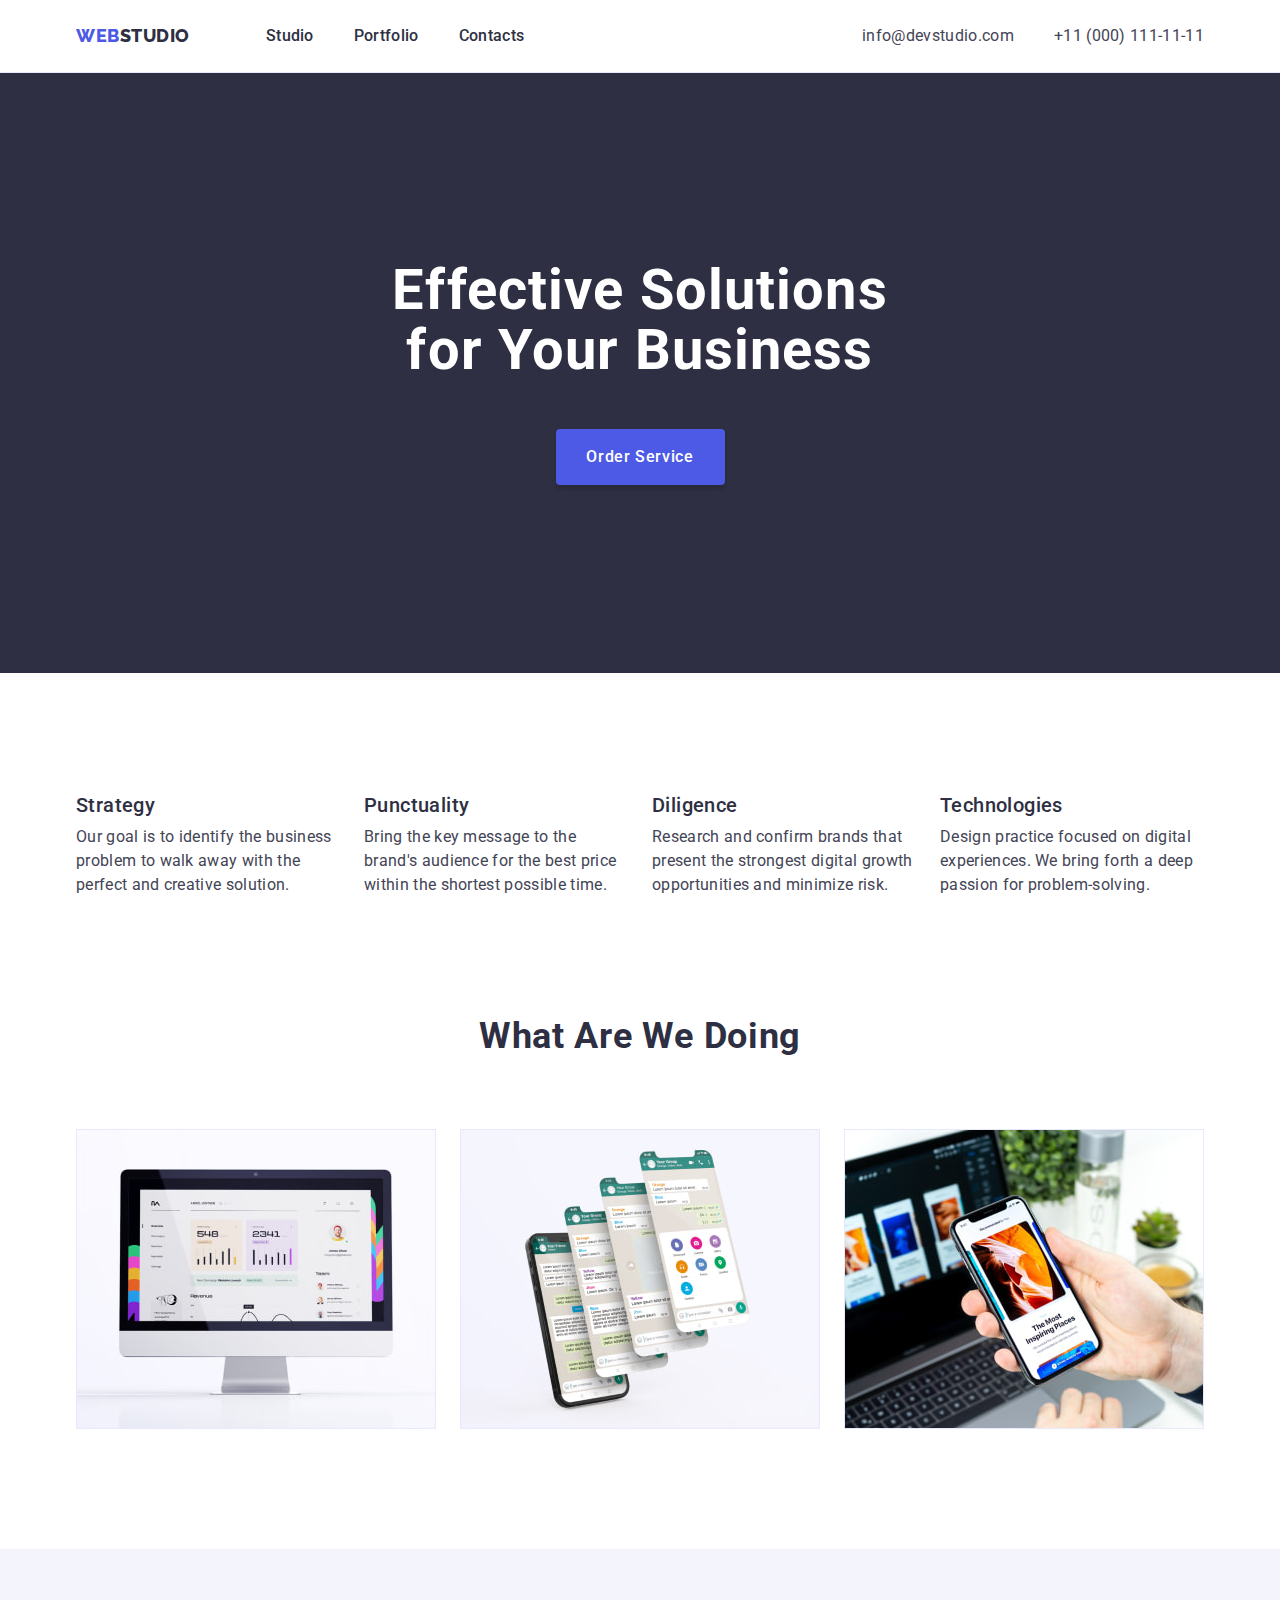
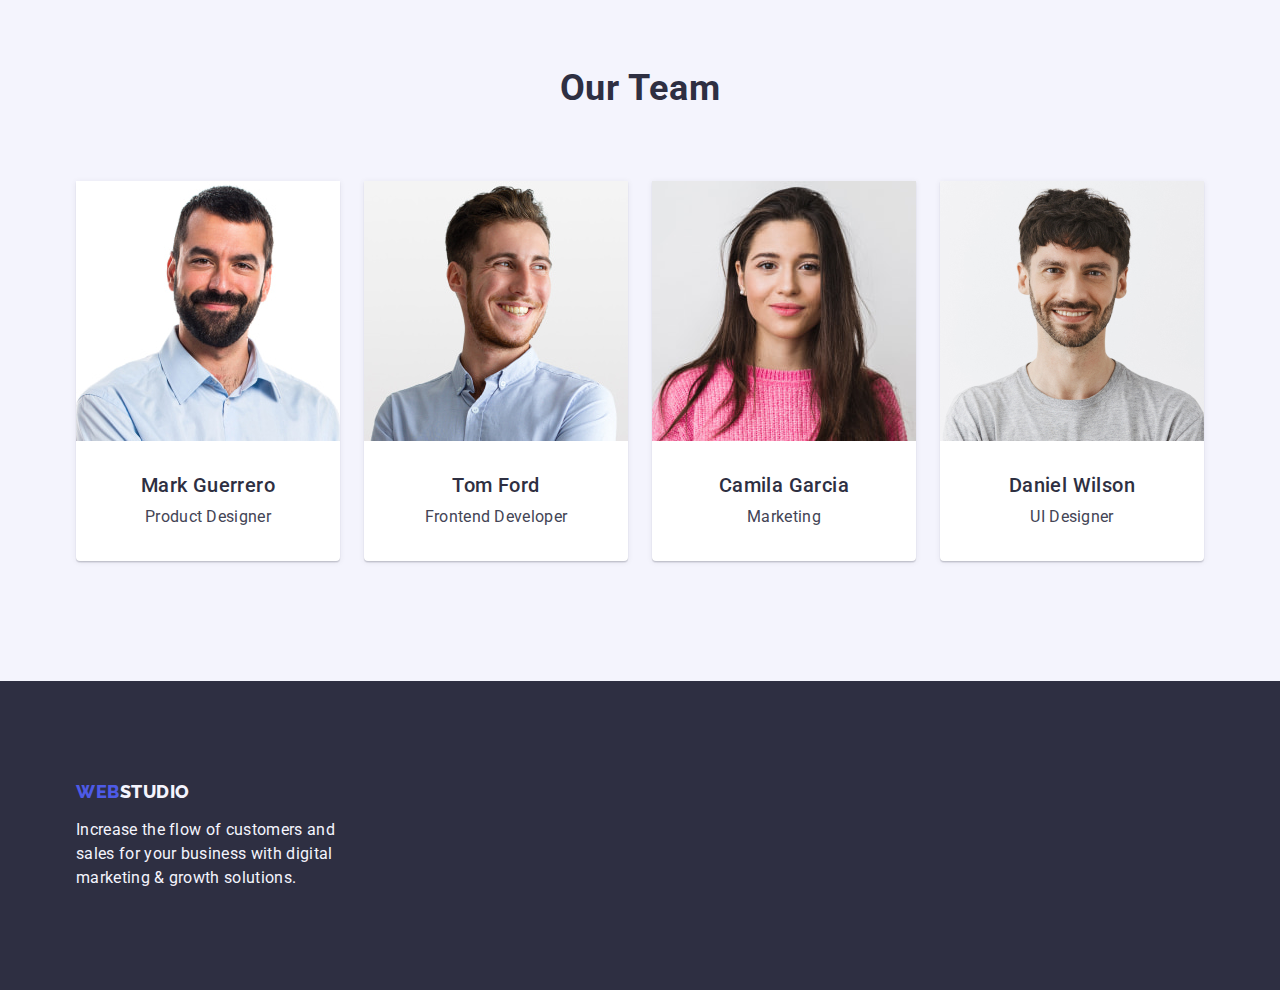
<file: index.html>
<!DOCTYPE html>
<html lang="en">
  <head>
    <meta charset="UTF-8" />
    <meta name="viewport" content="width=device-width, initial-scale=1.0" />
    <link rel="preconnect" href="https://fonts.googleapis.com" />
    <link rel="preconnect" href="https://fonts.gstatic.com" crossorigin />
    <link
      href="https://fonts.googleapis.com/css2?family=Raleway:wght@800&family=Roboto:wght@400;500;700;900&display=swap"
      rel="stylesheet"
    />
    <link
      rel="stylesheet"
      href="https://cdn.jsdelivr.net/npm/modern-normalize@2.0.0/modern-normalize.min.css"
    />
    <link rel="stylesheet" href="./css/styles.css" />
    <title>Studio - WebStudio</title>
  </head>
  <body>
    <header class="header">
      <div class="header-container container">
        <nav class="nav">
          <a href="./index.html" class="logo-header link"
            >Web<span class="logo-word">Studio</span></a
          >
          <ul class="nav-list list">
            <li><a href="./index.html" class="nav-list-item link">Studio</a></li>
            <li><a href="./portfolio.html" class="nav-list-item link">Portfolio</a></li>
            <li><a href="" class="nav-list-item link">Contacts</a></li>
          </ul>
        </nav>
        <address>
          <ul class="header-adress-list list">
            <li>
              <a href="mailto:info@devstudio.com" class="header-adress-item link"
                >info@devstudio.com</a
              >
            </li>
            <li>
              <a href="tel:+110001111111" class="header-adress-item link">+11 (000) 111-11-11</a>
            </li>
          </ul>
        </address>
      </div>
    </header>
    <main>
      <section class="hero">
        <div class="hero-container container">
          <h1 class="title-hero">Effective Solutions for Your Business</h1>
          <button type="button" class="button-index">Order Service</button>
        </div>
      </section>
      <section class="benefits-section">
        <div class="container">
          <h2 class="visually-hidden">Our benefits</h2>
          <ul class="benefits-list list">
            <li class="benefits-list-item">
              <h3 class="title-benefits">Strategy</h3>
              <p class="text-benefits">
                Our goal is to identify the business problem to walk away with the perfect and
                creative solution.
              </p>
            </li>
            <li class="benefits-list-item">
              <h3 class="title-benefits">Punctuality</h3>
              <p class="text-benefits">
                Bring the key message to the brand's audience for the best price within the shortest
                possible time.
              </p>
            </li>
            <li class="benefits-list-item">
              <h3 class="title-benefits">Diligence</h3>
              <p class="text-benefits">
                Research and confirm brands that present the strongest digital growth opportunities
                and minimize risk.
              </p>
            </li>
            <li class="benefits-list-item">
              <h3 class="title-benefits">Technologies</h3>
              <p class="text-benefits">
                Design practice focused on digital experiences. We bring forth a deep passion for
                problem-solving.
              </p>
            </li>
          </ul>
        </div>
      </section>
      <section class="offer-section">
        <div class="container">
          <h2 class="title-offer">What are we doing</h2>
          <ul class="offer-list list">
            <li class="offer-list-item">
              <img
                src="./images/offer/Rectangle71-3.jpg"
                alt="Telefon in hand near laptop"
                width="360"
                height="300"
              />
            </li>
            <li class="offer-list-item">
              <img
                src="./images/offer/Rectangle71-2.jpg"
                alt="Different layers of messanger"
                width="360"
                height="300"
              />
            </li>
            <li class="offer-list-item">
              <img
                src="./images/offer/Rectangle71-1.jpg"
                alt="Open page on computer screen"
                width="360"
                height="300"
              />
            </li>
          </ul>
        </div>
      </section>
      <section class="section-team">
        <div class="container">
          <h2 class="title-team">Our Team</h2>
          <ul class="team-list list">
            <li class="team-list-item">
              <img src="./images/team/img-4.jpg" alt="First man worker" width="264" height="260" />
              <div class="team-photo-content">
                <h3 class="title-team-list">Mark Guerrero</h3>
                <p class="text-team">Product Designer</p>
              </div>
            </li>
            <li class="team-list-item">
              <img src="./images/team/img-3.jpg" alt="Woman worker" width="264" height="260" />
              <div class="team-photo-content">
                <h3 class="title-team-list">Tom Ford</h3>
                <p class="text-team">Frontend Developer</p>
              </div>
            </li>
            <li class="team-list-item">
              <img src="./images/team/img-2.jpg" alt="Second man worker" width="264" height="260" />
              <div class="team-photo-content">
                <h3 class="title-team-list">Camila Garcia</h3>
                <p class="text-team">Marketing</p>
              </div>
            </li>
            <li class="team-list-item">
              <img src="./images/team/img-1.jpg" alt="Third man worker" width="264" height="260" />
              <div class="team-photo-content">
                <h3 class="title-team-list">Daniel Wilson</h3>
                <p class="text-team">UI Designer</p>
              </div>
            </li>
          </ul>
        </div>
      </section>
    </main>
    <footer class="footer-back">
      <div class="footer-container container">
        <a href="./index.html" class="footer-logo link"
          >Web<span class="footer-logo-word">Studio</span></a
        >
        <p class="footer-text">
          Increase the flow of customers and sales for your business with digital marketing & growth
          solutions.
        </p>
      </div>
    </footer>
  </body>
</html>
</file>
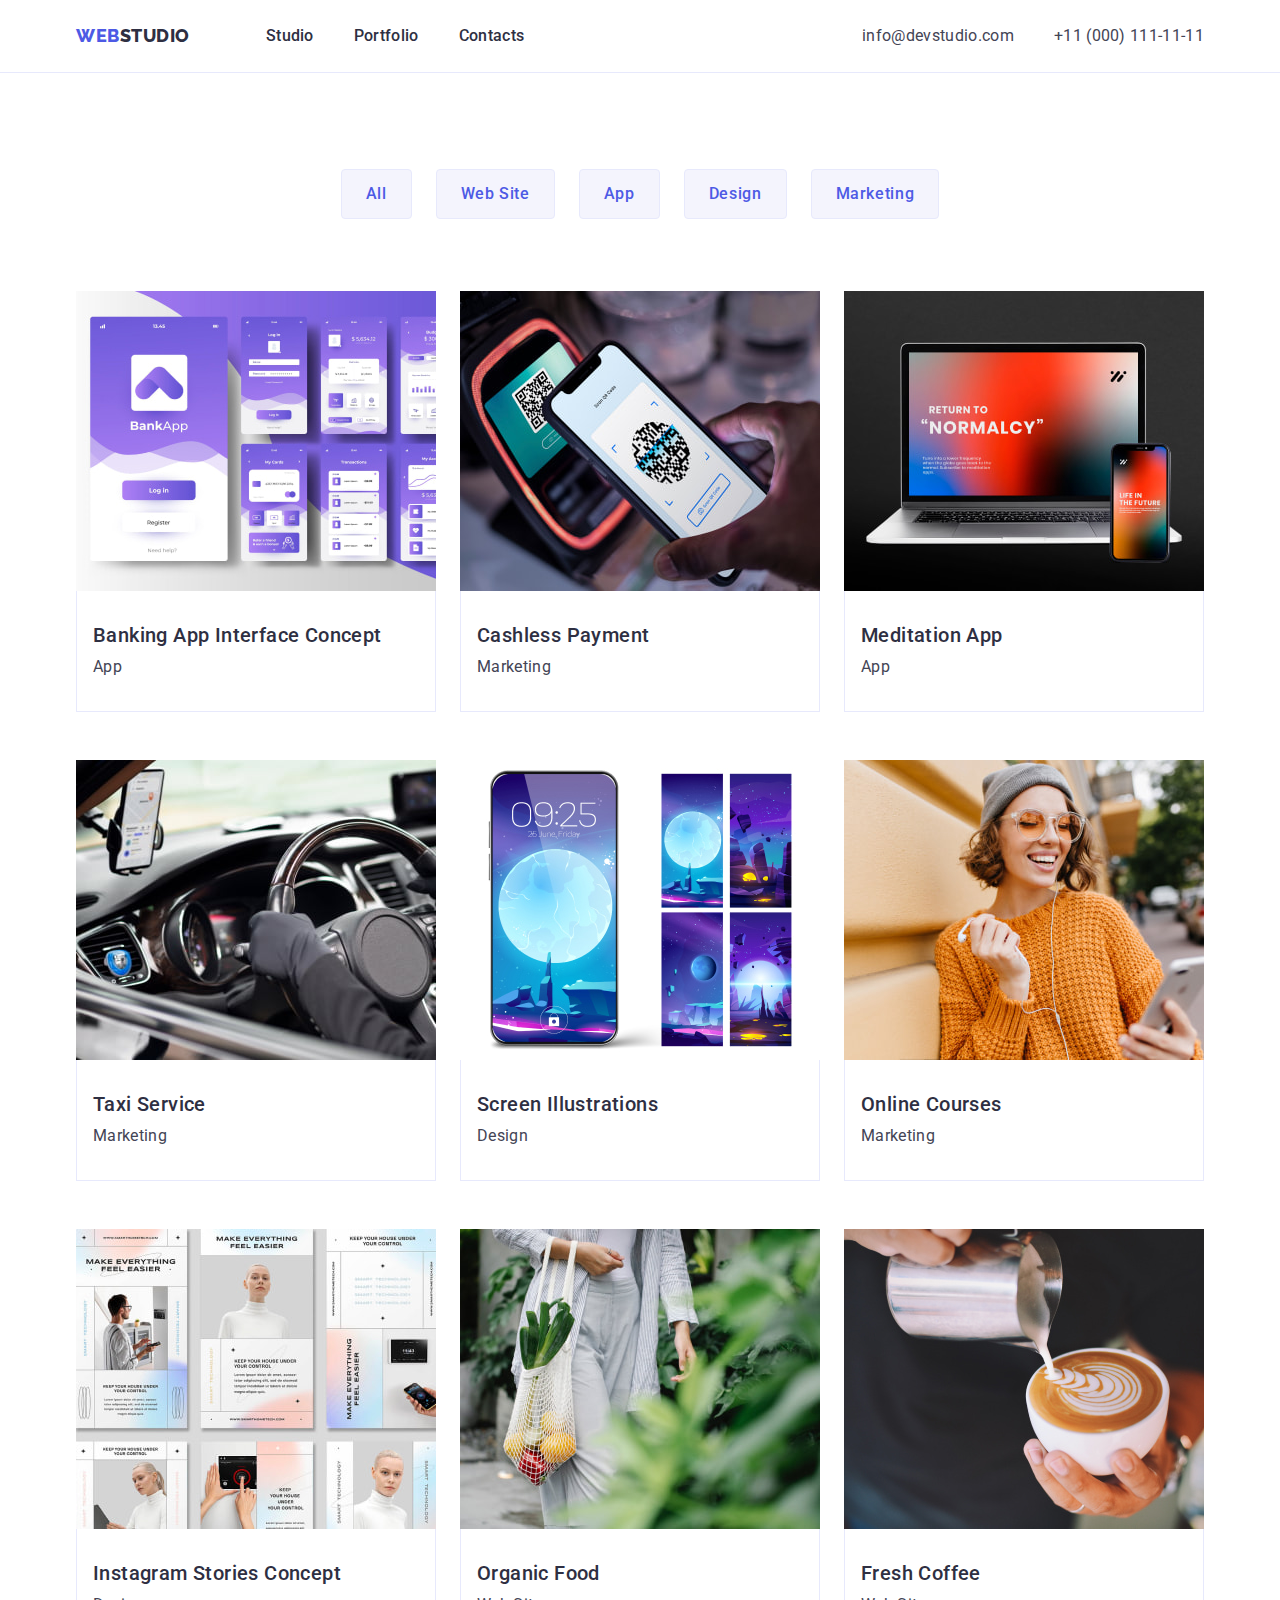
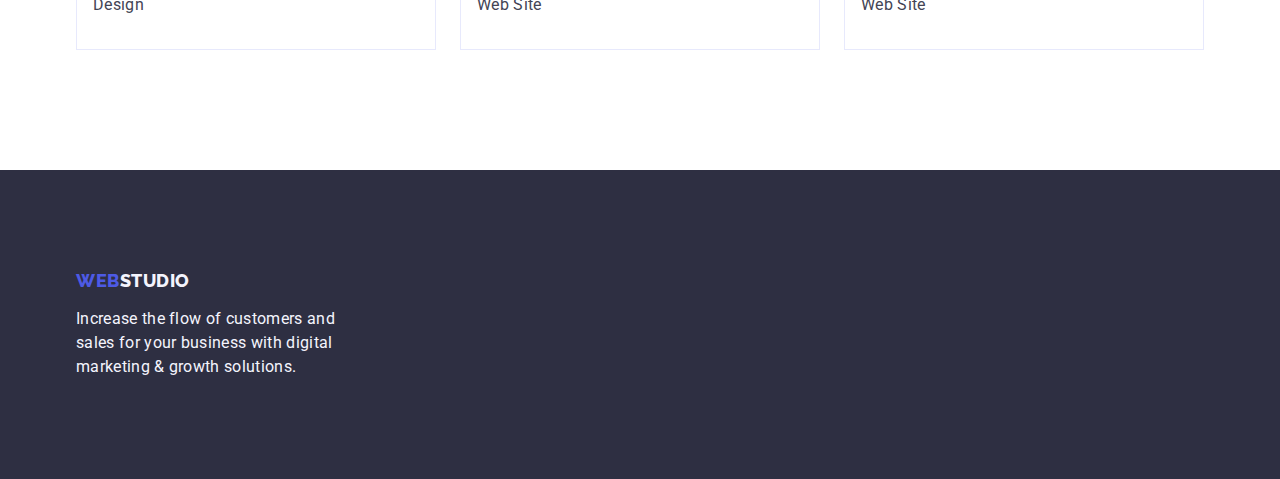
<file: portfolio.html>
<!DOCTYPE html>
<html lang="en">
  <head>
    <meta charset="UTF-8" />
    <meta name="viewport" content="width=device-width, initial-scale=1.0" />
    <link rel="preconnect" href="https://fonts.googleapis.com" />
    <link rel="preconnect" href="https://fonts.gstatic.com" crossorigin />
    <link
      href="https://fonts.googleapis.com/css2?family=Raleway:wght@800&family=Roboto:wght@400;500;700;900&display=swap"
      rel="stylesheet"
    />
    <link
      rel="stylesheet"
      href="https://cdn.jsdelivr.net/npm/modern-normalize@2.0.0/modern-normalize.min.css"
    />
    <link rel="stylesheet" href="./css/styles.css" />
    <title>Portfolio - WebStudio</title>
  </head>
  <body>
    <header class="header">
      <div class="header-container container">
        <nav class="nav">
          <a href="./index.html" class="logo-header link"
            >Web<span class="logo-word">Studio</span></a
          >
          <ul class="nav-list list">
            <li><a href="./index.html" class="nav-list-item link">Studio</a></li>
            <li><a href="./portfolio.html" class="nav-list-item link">Portfolio</a></li>
            <li><a href="" class="nav-list-item link">Contacts</a></li>
          </ul>
        </nav>
        <address>
          <ul class="header-adress-list list">
            <li>
              <a href="mailto:info@devstudio.com" class="header-adress-item link"
                >info@devstudio.com</a
              >
            </li>
            <li>
              <a href="tel:+110001111111" class="header-adress-item link">+11 (000) 111-11-11</a>
            </li>
          </ul>
        </address>
      </div>
    </header>
    <main>
      <section class="section-portfolio">
        <div class="container">
          <h1 class="visually-hidden">Portfolio section</h1>
          <ul class="portfolio-list-button list">
            <li><button type="button" class="button-portfolio">All</button></li>
            <li><button type="button" class="button-portfolio">Web Site</button></li>
            <li><button type="button" class="button-portfolio">App</button></li>
            <li><button type="button" class="button-portfolio">Design</button></li>
            <li><button type="button" class="button-portfolio">Marketing</button></li>
          </ul>
          <ul class="portfolio-list list">
            <li class="portfolio-list-item">
              <a href="" class="photo-box link"
                ><img src="./images/portfolio/img-8.jpg" alt="Bank app" width="360" height="300" />
                <div class="portfolio-photo-content">
                  <h2 class="photo-title">Banking App Interface Concept</h2>
                  <p class="photo-text">App</p>
                </div>
              </a>
            </li>
            <li class="portfolio-list-item">
              <a href="" class="photo-box link"
                ><img
                  src="./images/portfolio/img-7.jpg"
                  alt="No contact payment"
                  width="360"
                  height="300"
                />
                <div class="portfolio-photo-content">
                  <h2 class="photo-title">Cashless Payment</h2>
                  <p class="photo-text">Marketing</p>
                </div>
              </a>
            </li>
            <li class="portfolio-list-item">
              <a href="" class="photo-box link"
                ><img
                  src="./images/portfolio/img-6.jpg"
                  alt="Laptop and smartfon"
                  width="360"
                  height="300"
                />
                <div class="portfolio-photo-content">
                  <h2 class="photo-title">Meditation App</h2>
                  <p class="photo-text">App</p>
                </div>
              </a>
            </li>
            <li class="portfolio-list-item">
              <a href="" class="link"
                ><img
                  src="./images/portfolio/img-5.jpg"
                  alt="Taxi app in car"
                  width="360"
                  height="300"
                />
                <div class="portfolio-photo-content">
                  <h2 class="photo-title">Taxi Service</h2>
                  <p class="photo-text">Marketing</p>
                </div>
              </a>
            </li>
            <li class="portfolio-list-item">
              <a href="" class="photo-box link"
                ><img
                  src="./images/portfolio/img-4.jpg"
                  alt="Screen illustrations"
                  width="360"
                  height="300"
                />
                <div class="portfolio-photo-content">
                  <h2 class="photo-title">Screen Illustrations</h2>
                  <p class="photo-text">Design</p>
                </div>
              </a>
            </li>
            <li class="portfolio-list-item">
              <a href="" class="photo-box link"
                ><img
                  src="./images/portfolio/img-3.jpg"
                  alt="Girl on street"
                  width="360"
                  height="300"
                />
                <div class="portfolio-photo-content">
                  <h2 class="photo-title">Online Courses</h2>
                  <p class="photo-text">Marketing</p>
                </div>
              </a>
            </li>
            <li class="portfolio-list-item">
              <a href="" class="photo-box link"
                ><img
                  src="./images/portfolio/img-2.jpg"
                  alt="Instagram stories concept"
                  width="360"
                  height="300"
                />
                <div class="portfolio-photo-content">
                  <h2 class="photo-title">Instagram Stories Concept</h2>
                  <p class="photo-text">Design</p>
                </div>
              </a>
            </li>
            <li class="portfolio-list-item">
              <a href="" class="photo-box link"
                ><img
                  src="./images/portfolio/img-1.jpg"
                  alt="human with organic food"
                  width="360"
                  height="300"
                />
                <div class="portfolio-photo-content">
                  <h2 class="photo-title">Organic Food</h2>
                  <p class="photo-text">Web Site</p>
                </div>
              </a>
            </li>
            <li class="portfolio-list-item">
              <a href="" class="photo-box link"
                ><img
                  src="./images/portfolio/img.jpg"
                  alt="glass of cappuccino in hand"
                  width="360"
                  height="300"
                />
                <div class="portfolio-photo-content">
                  <h2 class="photo-title">Fresh Coffee</h2>
                  <p class="photo-text">Web Site</p>
                </div>
              </a>
            </li>
          </ul>
        </div>
      </section>
    </main>
    <footer class="footer-back">
      <div class="footer-container container">
        <a href="./index.html" class="footer-logo link"
          >Web<span class="footer-logo-word">Studio</span></a
        >
        <p class="footer-text">
          Increase the flow of customers and sales for your business with digital marketing & growth
          solutions.
        </p>
      </div>
    </footer>
  </body>
</html>
</file>
<file: css/styles.css>
/*
|====================================
| CSS root
|====================================
*/

:root {
  --color-white: #ffffff;
  --color-iris: #4d5ae5;
  --color-slate: #434455;
  --color-cloud: #f4f4fd;
  --color-navy-blue: #2e2f42;
}

/*
|====================================
| Base styles 
|====================================
*/

body {
  font-family: 'Roboto', sans-serif;
  font-size: 16px;
  color: var(--color-slate);
  background-color: var(--color-white);
}

img {
  display: block;
  max-width: 100%;
  height: auto;
}

h1,
h2,
h3,
h4,
h5,
h6,
p,
ul {
  margin: 0;
  padding: 0;
}

.link {
  text-decoration: none;
  font-style: normal;
}

.list {
  list-style-type: none;
}

.container {
  width: 1158px;
  margin-left: auto;
  margin-right: auto;
  padding-left: 15px;
  padding-right: 15px;
}

.nav {
  display: flex;
  align-items: center;
}

.visually-hidden {
  position: absolute;
  width: 1px;
  height: 1px;
  margin: -1px;
  border: 0;
  padding: 0;
  white-space: nowrap;
  clip-path: inset(100%);
  clip: rect(0 0 0 0);
  overflow: hidden;
}

/*
|====================================
| Header section
|====================================
*/

.logo-header {
  font-family: 'Raleway', sans-serif;
  text-transform: uppercase;
  letter-spacing: 0.03em;
  font-size: 18px;
  line-height: 1.17;
  font-weight: 800;
  color: var(--color-iris);
  margin-right: 76px;
}

.logo-word {
  color: var(--color-navy-blue);
}

.nav-list {
  letter-spacing: 0.02em;
  line-height: 1.5;
  font-weight: 500;
  display: flex;
  gap: 40px;
}

.nav-list-item {
  color: var(--color-navy-blue);
  letter-spacing: 0.02em;
  line-height: 1.5;
  font-weight: 500;
  display: block;
  padding: 24px 0;
}

.nav-list-item:hover,
.header-adress-item:hover,
.nav-list-item:focus,
.header-adress-item:focus {
  color: #404bbf;
}

.header-adress-list {
  letter-spacing: 0.02em;
  line-height: 1.5;
  font-style: normal;
  display: flex;
  gap: 40px;
}

.header-adress-item {
  color: var(--color-slate);
  letter-spacing: 0.02em;
  line-height: 1.5;
  font-style: normal;
  display: block;
}

.header-container {
  display: flex;
  height: 72px;
  justify-content: space-between;
  align-items: center;
}

.header {
  border-bottom: 1px solid rgba(231, 233, 252, 1);
}

/*
|====================================
| Footer section
|====================================
*/

.footer-back {
  background-color: var(--color-navy-blue);
  padding: 100px 0;
}

.footer-text {
  color: var(--color-cloud);
  line-height: 1.5;
  letter-spacing: 0.02em;
  max-width: 264px;
}

.footer-logo {
  display: inline-block;
  color: var(--color-iris);
  font-family: 'Raleway', sans-serif;
  font-weight: 800;
  text-transform: uppercase;
  letter-spacing: 0.03em;
  font-size: 18px;
  line-height: 1.17;
  margin-bottom: 16px;
}

.footer-logo-word {
  color: var(--color-cloud);
}

/*
|====================================
| Index.html
|====================================
*/

/*
|====================================
| Hero section
|====================================
*/

.hero {
  background-color: var(--color-navy-blue);
  padding: 188px 0;
}

.title-hero {
  max-width: 496px;
  margin-left: auto;
  margin-right: auto;
  font-size: 56px;
  color: var(--color-white);
  font-weight: 700;
  text-align: center;
  letter-spacing: 0.02em;
  line-height: 1.07;
}

.hero-container {
}

.button-index {
  font-family: 'Roboto', sans-serif;
  font-size: 16px;
  line-height: 1.5;
  font-weight: 500;
  background-color: var(--color-iris);
  display: block;
  border: none;
  border-radius: 4px;
  letter-spacing: 0.04em;
  color: var(--color-white);
  cursor: pointer;
  height: 56px;
  min-width: 169px;
  margin-left: auto;
  margin-right: auto;
  box-shadow: 0px 4px 4px 0px rgba(0, 0, 0, 0.15);
  margin-top: 48px;
}

.button-index:hover,
.button-index:focus {
  background-color: #404bbf;
}

/*
|====================================
| Benefits section
|====================================
*/

.text-benefits {
  color: var(--color-slate);
  line-height: 1.5;
  letter-spacing: 0.02em;
}

.benefits-section {
  padding: 120px 0;
}

.benefits-list-item {
  flex-basis: calc((100% - 3 * 24px) / 4);
}

.benefits-list {
  display: flex;
  gap: 24px;
  padding: 0px;
}

.title-benefits {
  font-size: 20px;
  font-weight: 500;
  letter-spacing: 0.02em;
  line-height: 1.2;
  align-items: flex-start;
  color: var(--color-navy-blue);
  margin-bottom: 8px;
}

/*
|====================================
| Offer section
|====================================
*/

.title-offer {
  font-size: 36px;
  letter-spacing: 0.02em;
  font-weight: 700;
  line-height: 1.11;
  text-align: center;
  text-transform: capitalize;
  color: var(--color-navy-blue);
  margin-bottom: 72px;
}

.offer-list {
  display: flex;
  gap: 24px;
  padding: 0;
}

.offer-section {
  padding-bottom: 120px;
}

.offer-list-item {
  flex-basis: calc((100% - 3 * 16px) / 3);
}

/*
|====================================
| Team section
|====================================
*/

.title-team {
  font-size: 36px;
  letter-spacing: 0.02em;
  font-weight: 700;
  line-height: 1.11;
  text-align: center;
  text-transform: capitalize;
  color: var(--color-navy-blue);
  margin-bottom: 72px;
}

.title-team-list {
  font-size: 20px;
  font-weight: 500;
  letter-spacing: 0.02em;
  line-height: 1.2;
  text-align: center;
  color: var(--color-navy-blue);
  margin-bottom: 8px;
}

.section-team {
  background-color: #f4f4fd;
  color: var(--color-navy-blue);
  padding: 120px 0;
}

.text-team {
  color: var(--color-slate);
  letter-spacing: 0.02em;
  line-height: 1.5;
  text-align: center;
}

.team-list {
  display: flex;
  gap: 24px;
  padding: 0;
}

.team-list-item {
  background-color: var(--color-white);
  box-shadow: 0px 2px 1px 0px rgba(46, 47, 66, 0.08), 0px 1px 1px 0px rgba(46, 47, 66, 0.16),
    0px 1px 6px 0px rgba(46, 47, 66, 0.08);
  border-radius: 0px 0px 4px 4px;
  flex-basis: calc((100% - 72px) / 4);
}

.team-photo-content {
  padding: 32px 0;
}

/*
|====================================
| Portfolio.html
|====================================
*/

.section-portfolio {
  padding: 96px 0 120px 0;
}

.button-portfolio {
  font-family: 'Roboto', sans-serif;
  font-size: 16px;
  line-height: 1.5;
  border: 1px solid rgba(231, 233, 252, 1);
  border-color: #e7e9fc;
  background-color: var(--color-cloud);
  color: #4d5ae5;
  letter-spacing: 0.04em;
  text-align: center;
  font-weight: 500;
  cursor: pointer;
  padding: 12px 24px;
  border-radius: 4px;
}

.button-portfolio:hover,
.button-portfolio:focus {
  color: var(--color-white);
  background-color: #404bbf;
  border: 1px solid transparent;
}

.photo-title {
  color: var(--color-navy-blue);
  letter-spacing: 0.02em;
  font-weight: 500;
  font-size: 20px;
  line-height: 1.2;
  margin-bottom: 8px;
}

.photo-text {
  color: var(--color-slate);
  line-height: 1.5;
  letter-spacing: 0.02em;
}

.portfolio-list-button {
  display: flex;
  margin-bottom: 72px;
  gap: 24px;
  justify-content: center;
}

.portfolio-list {
  display: flex;
  flex-wrap: wrap;
  gap: 48px 24px;
  padding-left: 0;
}

.portfolio-list-item {
  flex-basis: calc((100% - 24px * 2) / 3);
}

.portfolio-photo-content {
  padding: 32px 16px;
  border: 1px solid #e7e9fc;
  border-top: none;
}
</file>
